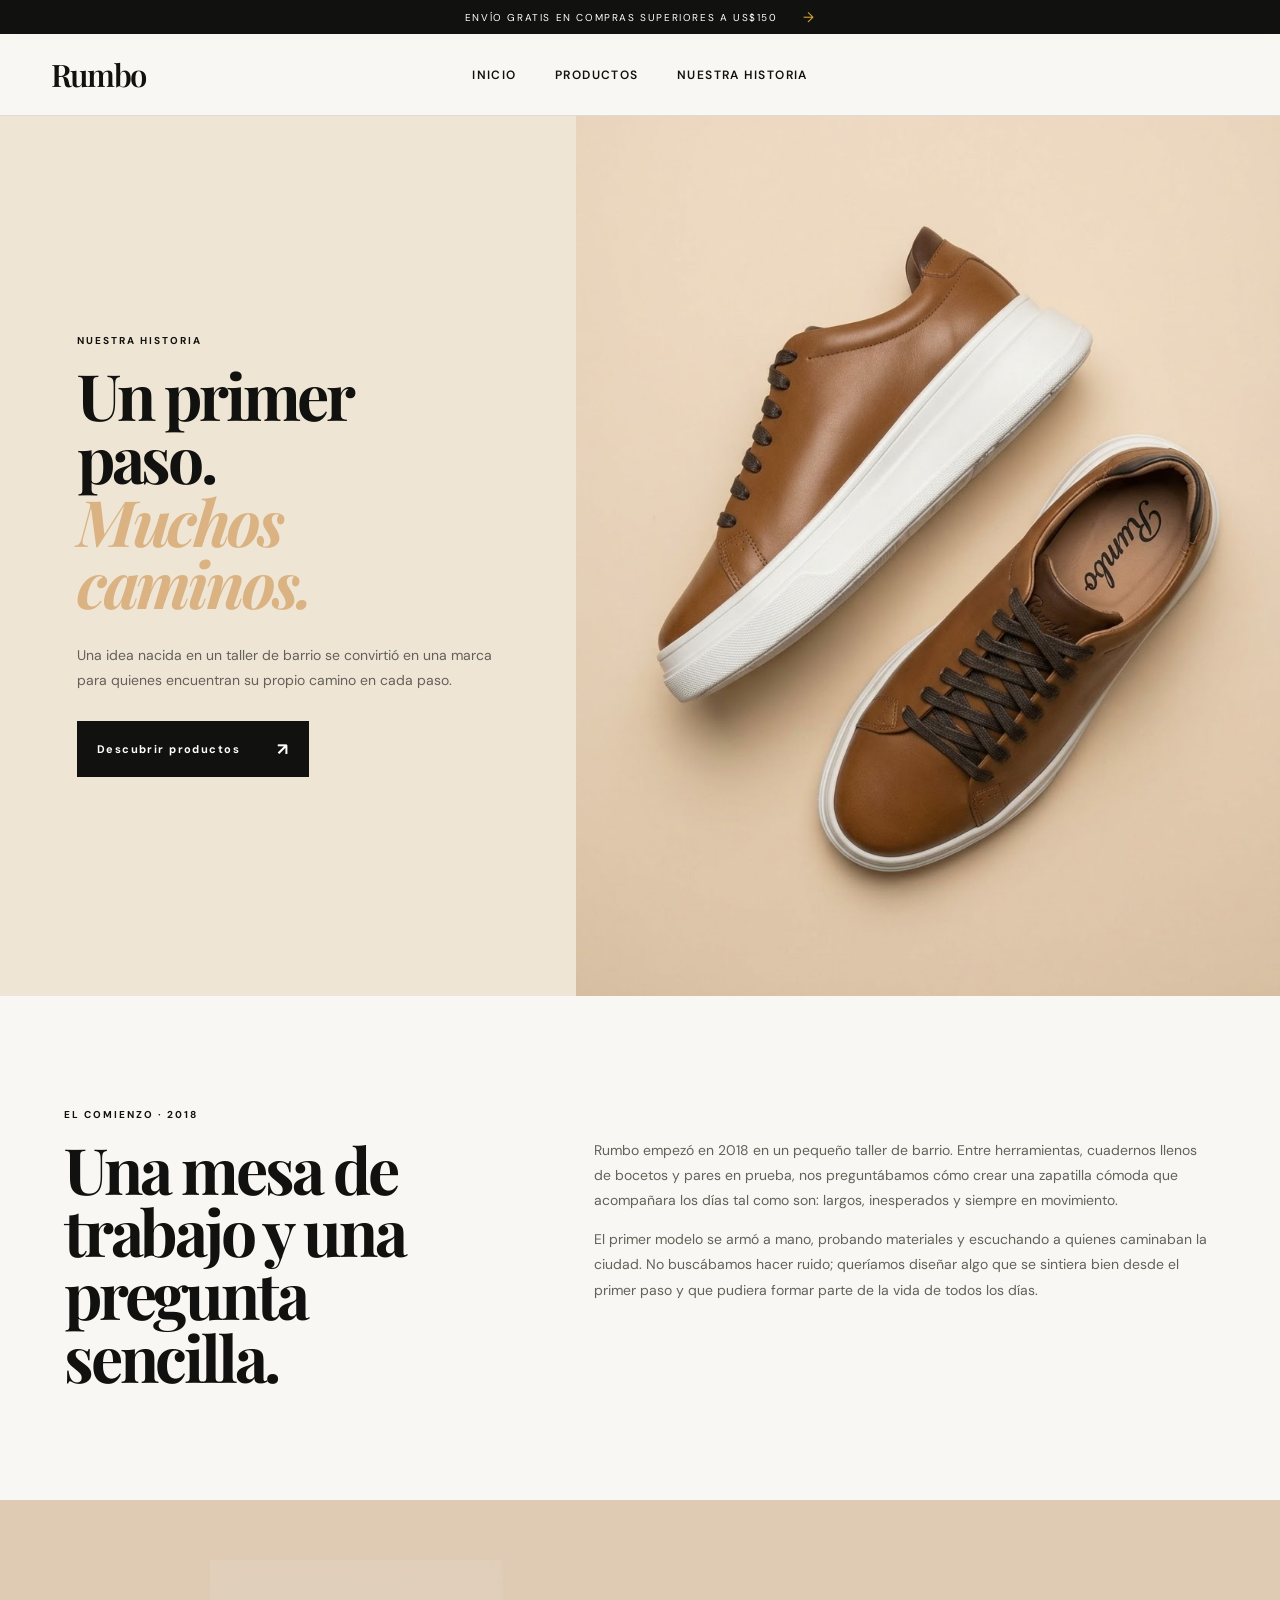
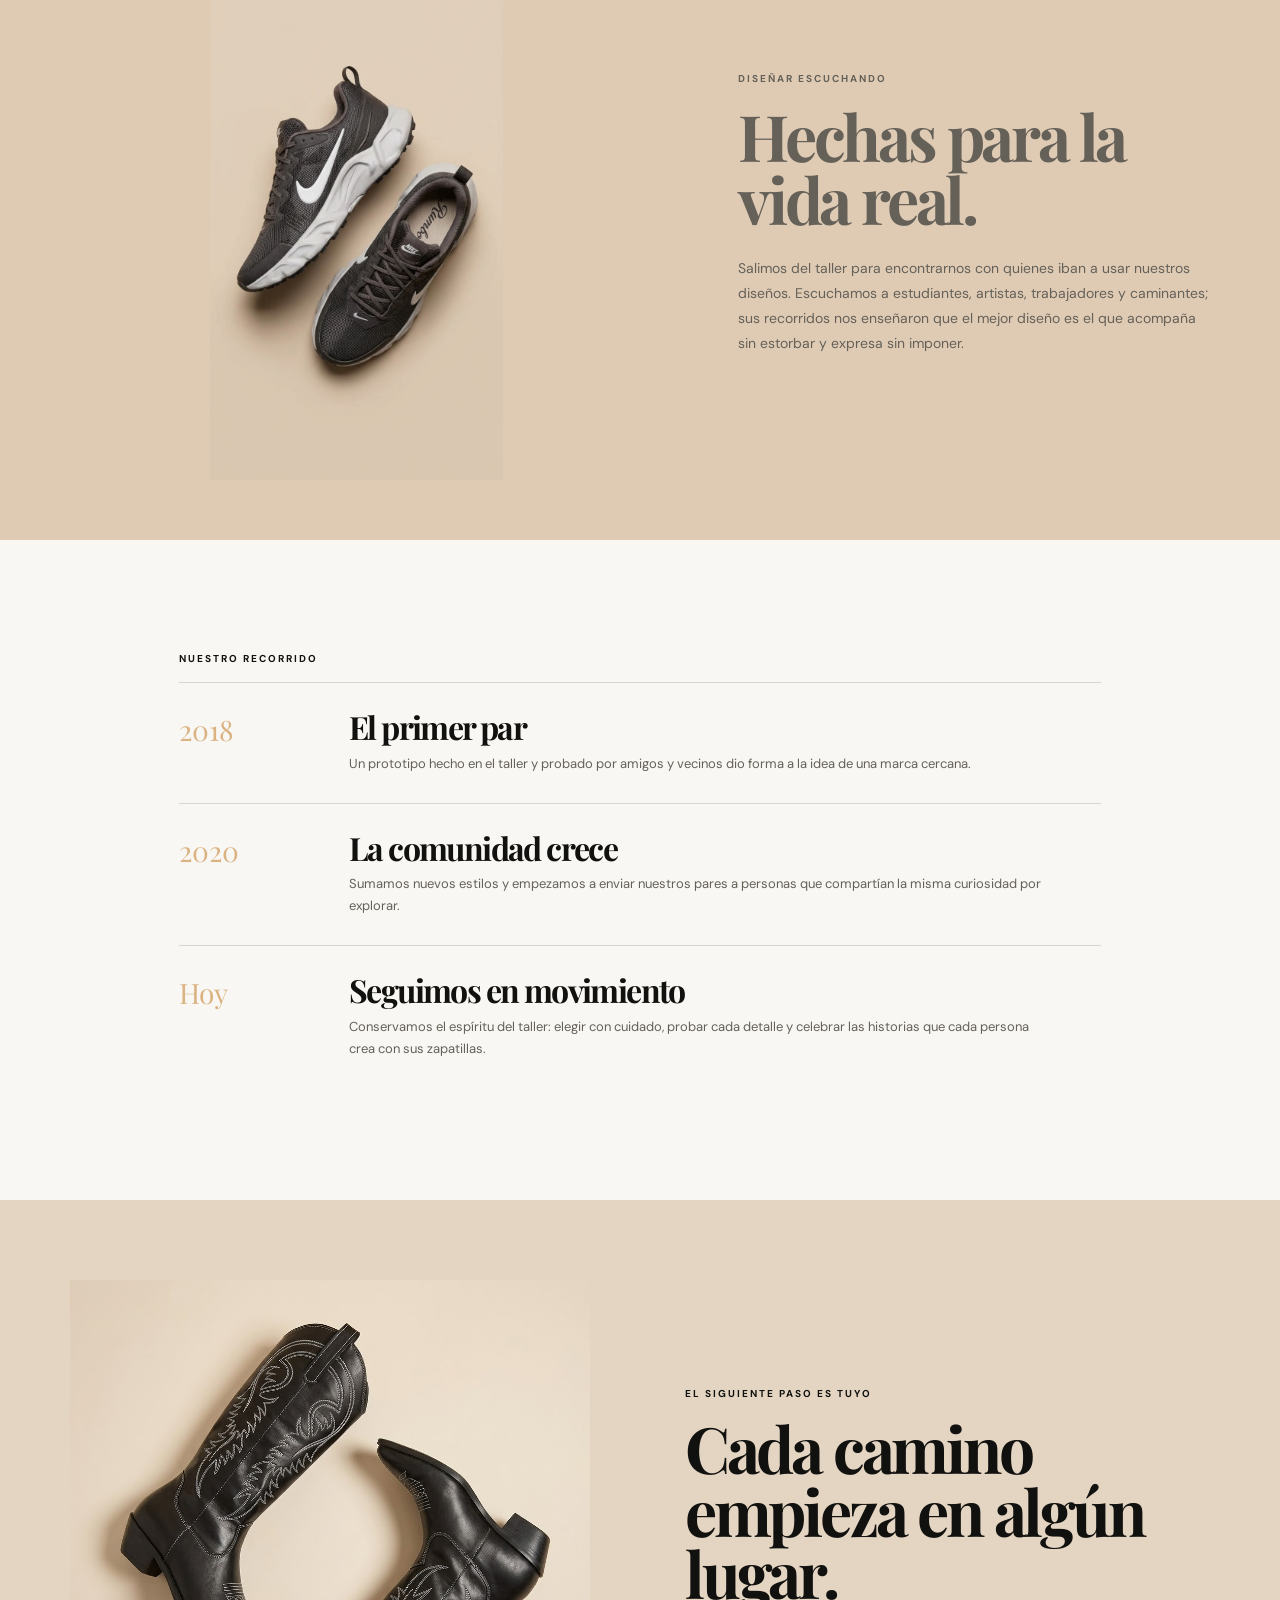
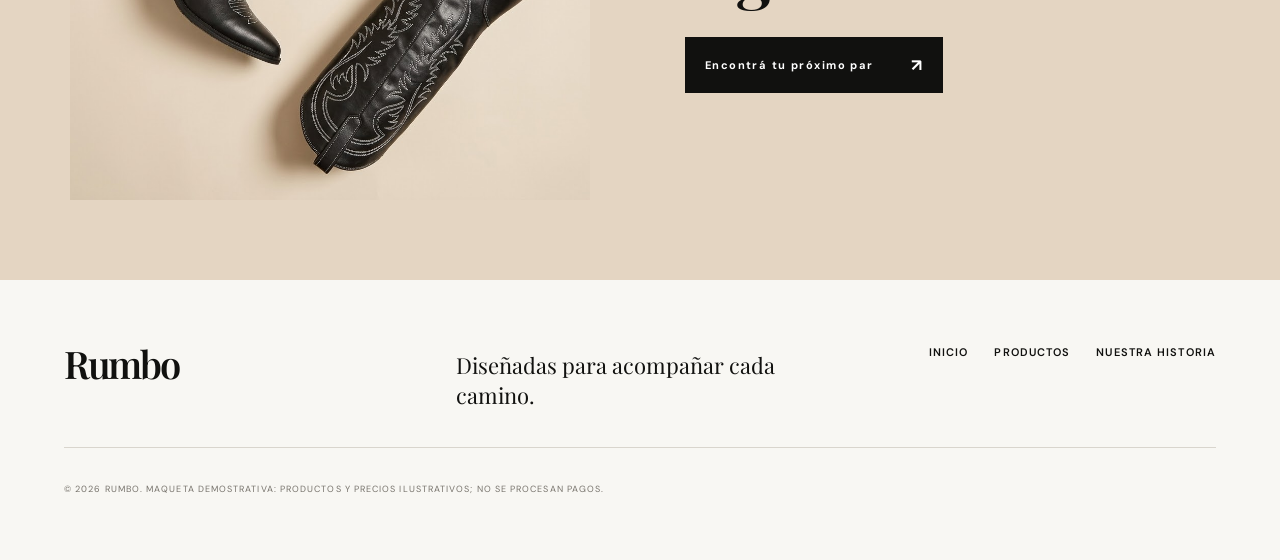
<file: historia.html>
<!DOCTYPE html>
<html lang="es">
 <head>
  <meta charset="utf-8"/>
  <meta content="width=device-width,initial-scale=1.0" name="viewport"/>
  <meta content="Conocé la historia ficticia de Rumbo, una marca de zapatillas nacida en un pequeño taller." name="description"/>
  <title>Nuestra historia — Rumbo</title>
  <link href="https://fonts.googleapis.com" rel="preconnect"/>
  <link crossorigin="" href="https://fonts.gstatic.com" rel="preconnect"/>
  <link href="https://fonts.googleapis.com/css2?family=DM+Sans:wght@400;500;600;700&family=Playfair+Display:ital,wght@0,600;1,600&display=swap" rel="stylesheet"/>
  <link href="styles.css" rel="stylesheet"/>
 </head>
 <body class="story-page">
  <div class="announcement">
   Envío gratis en compras superiores a US$150 <span>→</span>
  </div>
  <header class="site-header">
   <button class="menu-toggle" type="button" aria-label="Abrir menú" aria-expanded="false" aria-controls="mobile-menu"><span></span><span></span></button>
   <a class="logo" href="index.html" aria-label="Rumbo — inicio">Rumbo</a>
   <nav class="desktop-nav" aria-label="Navegación principal">
    <a href="index.html">Inicio</a>
    <a href="productos.html">Productos</a>
    <a href="historia.html" aria-current="page">Nuestra historia</a>
   </nav>
  </header>
  <nav class="mobile-menu" id="mobile-menu" aria-label="Menú móvil">
   <a href="index.html">Inicio</a>
   <a href="productos.html">Productos</a>
   <a href="historia.html" aria-current="page">Nuestra historia</a>
  </nav>
  <main>
   <section class="story-hero">
    <div class="story-hero-copy">
     <p class="eyebrow">Nuestra historia</p>
     <h1>Un primer paso.<br/><em>Muchos caminos.</em></h1>
     <p>Una idea nacida en un taller de barrio se convirtió en una marca para quienes encuentran su propio camino en cada paso.</p>
     <a class="primary-button" href="productos.html">Descubrir productos <span>↗</span></a>
    </div>
    <img src="IMG%20ZAPATILLAS/URBANO1.jpeg" alt="Zapatillas urbanas de la colección Rumbo"/>
   </section>
   <section class="story-intro section">
    <p class="eyebrow">El comienzo · 2018</p>
    <h2>Una mesa de trabajo y una pregunta sencilla.</h2>
    <div>
     <p>Rumbo empezó en 2018 en un pequeño taller de barrio. Entre herramientas, cuadernos llenos de bocetos y pares en prueba, nos preguntábamos cómo crear una zapatilla cómoda que acompañara los días tal como son: largos, inesperados y siempre en movimiento.</p>
     <p>El primer modelo se armó a mano, probando materiales y escuchando a quienes caminaban la ciudad. No buscábamos hacer ruido; queríamos diseñar algo que se sintiera bien desde el primer paso y que pudiera formar parte de la vida de todos los días.</p>
    </div>
   </section>
   <section class="story-image-section">
    <img src="IMG%20ZAPATILLAS/DEPORTIVA4.jpeg" alt="Zapatillas deportivas de la colección Rumbo"/>
    <div>
     <p class="eyebrow">Diseñar escuchando</p>
     <h2>Hechas para la vida real.</h2>
     <p>Salimos del taller para encontrarnos con quienes iban a usar nuestros diseños. Escuchamos a estudiantes, artistas, trabajadores y caminantes; sus recorridos nos enseñaron que el mejor diseño es el que acompaña sin estorbar y expresa sin imponer.</p>
    </div>
   </section>
   <section class="story-milestones section">
    <p class="eyebrow">Nuestro recorrido</p>
    <div class="story-milestone">
     <span>2018</span>
     <div><h2>El primer par</h2><p>Un prototipo hecho en el taller y probado por amigos y vecinos dio forma a la idea de una marca cercana.</p></div>
    </div>
    <div class="story-milestone">
     <span>2020</span>
     <div><h2>La comunidad crece</h2><p>Sumamos nuevos estilos y empezamos a enviar nuestros pares a personas que compartían la misma curiosidad por explorar.</p></div>
    </div>
    <div class="story-milestone">
     <span>Hoy</span>
     <div><h2>Seguimos en movimiento</h2><p>Conservamos el espíritu del taller: elegir con cuidado, probar cada detalle y celebrar las historias que cada persona crea con sus zapatillas.</p></div>
    </div>
   </section>
   <section class="story-closing">
    <img src="IMG%20ZAPATILLAS/BOTAS1.jpeg" alt="Botas de la colección Rumbo listas para el próximo recorrido"/>
    <div>
     <p class="eyebrow">El siguiente paso es tuyo</p>
     <h2>Cada camino empieza en algún lugar.</h2>
     <a class="primary-button" href="productos.html">Encontrá tu próximo par <span>↗</span></a>
    </div>
   </section>
  </main>
  <footer>
   <a class="logo logo--footer" href="index.html">Rumbo</a>
   <p>Diseñadas para acompañar cada camino.</p>
   <div class="footer-links">
    <a href="index.html">Inicio</a>
    <a href="productos.html">Productos</a>
    <a href="historia.html">Nuestra historia</a>
   </div>
   <small>© 2026 Rumbo. Maqueta demostrativa: productos y precios ilustrativos; no se procesan pagos.</small>
  </footer>
  <script src="navigation.js"></script>
 </body>
</html>
</file>
<file: styles.css>
:root {
  --ink: #11110f;
  --cream: #eee5d5;
  --cream-light: #f7f2e9;
  --paper: #f8f7f3;
  --white: #fff;
  --red: #c72a20;
  --gold: #d7a62a;
  --line: #d9d5cd;
  --serif: "Playfair Display", Georgia, serif;
  --sans: "DM Sans", Arial, sans-serif;
  --max-width: 1440px;
}
* {
  box-sizing: border-box;
}
html {
  scroll-behavior: smooth;
}
body {
  margin: 0;
  background: var(--paper);
  color: var(--ink);
  font-family: var(--sans);
  overflow-x: hidden;
}
button,
a {
  color: inherit;
}
button {
  font: inherit;
}
a {
  text-decoration: none;
}
img {
  display: block;
  width: 100%;
}
.announcement {
  min-height: 34px;
  display: flex;
  align-items: center;
  justify-content: center;
  gap: 25px;
  background: var(--ink);
  color: var(--white);
  font-size: 10px;
  letter-spacing: 0.16em;
  text-transform: uppercase;
}
.announcement span {
  color: var(--gold);
  font-size: 14px;
}
.site-header {
  height: 82px;
  padding: 0 clamp(22px, 4vw, 66px);
  display: grid;
  grid-template-columns: 1fr auto 1fr;
  align-items: center;
  border-bottom: 1px solid rgba(17, 17, 15, 0.12);
  background: rgba(248, 247, 243, 0.94);
  backdrop-filter: blur(10px);
  position: sticky;
  top: 0;
  z-index: 30;
}
.logo {
  font-family: var(--serif);
  font-size: 31px;
  font-weight: 600;
  letter-spacing: -0.06em;
  line-height: 1;
}
.logo span {
  color: var(--red);
}
.desktop-nav {
  display: flex;
  gap: 38px;
  font-size: 12px;
  font-weight: 600;
  text-transform: uppercase;
  letter-spacing: 0.12em;
}
.desktop-nav a {
  position: relative;
}
.desktop-nav a::after {
  content: "";
  position: absolute;
  left: 0;
  bottom: -8px;
  width: 0;
  height: 1px;
  background: var(--ink);
  transition: width 0.3s;
}
.desktop-nav a:hover::after {
  width: 100%;
}
.header-actions {
  justify-self: end;
  display: flex;
  gap: 9px;
}
.icon-button,
.menu-toggle {
  width: 42px;
  height: 42px;
  padding: 0;
  border: 0;
  background: transparent;
  cursor: pointer;
  position: relative;
  display: grid;
  place-items: center;
}
.icon-button svg {
  width: 21px;
  fill: none;
  stroke: currentColor;
  stroke-width: 1.5;
}
.cart-count {
  position: absolute;
  top: 2px;
  right: 0;
  min-width: 17px;
  height: 17px;
  padding: 0 4px;
  display: grid;
  place-items: center;
  border-radius: 20px;
  background: var(--red);
  color: #fff;
  font-size: 9px;
  font-weight: 700;
}
.menu-toggle {
  display: none;
}
.menu-toggle span {
  width: 21px;
  height: 1px;
  background: currentColor;
  transition: transform 0.25s;
}
.menu-toggle span + span {
  margin-top: -12px;
}
.mobile-menu {
  display: none;
}
.hero {
  max-width: var(--max-width);
  margin: auto;
  position: relative;
  overflow: hidden;
}
.hero-track {
  position: relative;
  min-height: 690px;
}
.hero-slide {
  position: absolute;
  inset: 0;
  display: grid;
  grid-template-columns: 43% 57%;
  opacity: 0;
  visibility: hidden;
  transform: translateX(30px);
  transition:
    opacity 0.65s ease,
    transform 0.65s ease,
    visibility 0.65s;
}
.hero-slide.is-active {
  opacity: 1;
  visibility: visible;
  transform: translateX(0);
}
.hero-slide--summer {
  background: var(--cream);
}
.hero-slide--image {
  grid-template-columns: 1fr;
  background: #f4f0e7;
}
.hero-slide--image img {
  width: 100%;
  height: 100%;
  object-fit: contain;
}
.hero-copy {
  padding: 92px 0 60px clamp(42px, 6vw, 100px);
  align-self: center;
  position: relative;
  z-index: 3;
}
.eyebrow {
  margin: 0 0 17px;
  font-size: 10px;
  font-weight: 700;
  letter-spacing: 0.2em;
  text-transform: uppercase;
}
.hero-copy h1,
.autumn-copy h2 {
  margin: 0;
  font-family: var(--serif);
  font-size: clamp(62px, 7vw, 112px);
  font-weight: 600;
  line-height: 0.84;
  letter-spacing: -0.055em;
}
.autumn-copy h2 em,
.journal h2 em {
  font-weight: 600;
}
.hero-copy h1 em {
  color: #896341;
}
.hero-description {
  max-width: 390px;
  margin: 32px 0;
  color: #514f49;
  font-size: 14px;
  line-height: 1.7;
}
.primary-button,
.checkout-button {
  display: inline-flex;
  align-items: center;
  justify-content: space-between;
  gap: 37px;
  min-width: 190px;
  padding: 17px 20px;
  border: 0;
  background: var(--ink);
  color: #fff;
  font-size: 11px;
  font-weight: 700;
  letter-spacing: 0.13em;
  cursor: pointer;
  transition:
    background 0.25s,
    transform 0.25s;
}
.primary-button:hover,
.checkout-button:hover {
  background: var(--red);
  transform: translateY(-2px);
}
.primary-button span {
  font-size: 17px;
}
.summer-art {
  position: relative;
  min-height: 690px;
  overflow: hidden;
}
.summer-art img {
  position: absolute;
  z-index: 2;
  width: min(74%, 520px);
  max-height: 84%;
  height: auto;
  right: 6%;
  top: 50%;
  object-fit: contain;
  filter: drop-shadow(0 28px 30px rgba(65, 39, 8, 0.24));
  transform: translateY(-50%);
  mix-blend-mode: multiply;
}
.hero-slide--autumn {
  grid-template-columns: 35% 65%;
  --autumn-background: #ebdecd;
  background: var(--autumn-background);
}
.autumn-copy {
  padding: 100px 0 70px clamp(42px, 6vw, 100px);
  align-self: center;
}
.autumn-copy h2 {
  font-size: clamp(55px, 6vw, 90px);
}
.autumn-copy h2 em {
  color: var(--red);
}
.text-link {
  display: inline-flex;
  gap: 25px;
  margin-top: 35px;
  font-size: 11px;
  font-weight: 700;
  letter-spacing: 0.12em;
  text-transform: uppercase;
  border-bottom: 1px solid currentColor;
  padding-bottom: 7px;
}
.autumn-grid {
  display: grid;
  min-height: 0;
  height: 100%;
  grid-template-columns: minmax(0, 1.7fr) minmax(0, 1fr);
  grid-template-rows: repeat(2, minmax(0, 1fr));
  gap: 12px;
  padding: 24px 24px 24px 0;
}
.autumn-card {
  position: relative;
  min-width: 0;
  min-height: 0;
  overflow: hidden;
  background: var(--autumn-background);
}
.autumn-card img {
  width: 100%;
  height: 100%;
  object-fit: contain;
}
.autumn-card--large {
  grid-row: 1/3;
}
.autumn-card--offset {
  margin-top: 30px;
}
.collection-button {
  position: absolute;
  z-index: 3;
  left: clamp(42px, 6vw, 100px);
  bottom: 23px;
  display: flex;
  align-items: center;
  gap: 25px;
  padding: 14px 18px;
  background: var(--ink);
  color: #fff;
  font-size: 10px;
  font-weight: 700;
  letter-spacing: 0.1em;
  text-transform: uppercase;
}
.hero-controls {
  position: absolute;
  z-index: 10;
  left: 50%;
  bottom: 25px;
  transform: translateX(-50%);
  display: flex;
  align-items: center;
  gap: 20px;
}
.hero-arrow {
  width: 38px;
  height: 38px;
  border: 1px solid rgba(17, 17, 15, 0.3);
  border-radius: 50%;
  background: rgba(255, 255, 255, 0.5);
  cursor: pointer;
  transition: background 0.2s;
}
.hero-arrow:hover {
  background: #fff;
}
.hero-dots {
  display: flex;
  gap: 8px;
}
.hero-dot {
  width: 25px;
  height: 2px;
  padding: 0;
  border: 0;
  background: rgba(17, 17, 15, 0.2);
  cursor: pointer;
  transition:
    width 0.3s,
    background 0.3s;
}
.hero-dot.is-active {
  width: 44px;
  background: var(--ink);
}
.section {
  max-width: var(--max-width);
  margin: 0 auto;
  padding: 112px clamp(22px, 5vw, 80px);
}
.section-heading {
  display: flex;
  align-items: flex-end;
  justify-content: space-between;
  margin-bottom: 48px;
}
.section-heading h2 {
  margin: 0;
  font-family: var(--serif);
  font-size: clamp(42px, 5vw, 72px);
  font-weight: 600;
  letter-spacing: -0.04em;
  line-height: 1;
}
.round-arrow {
  width: 53px;
  height: 53px;
  display: grid;
  place-items: center;
  border: 1px solid var(--ink);
  border-radius: 50%;
  background: transparent;
  font-size: 20px;
  cursor: pointer;
  text-decoration: none;
  transition: all 0.25s;
}
.round-arrow:hover {
  background: var(--ink);
  color: #fff;
  transform: none;
}
.category-carousel {
  display: grid;
  grid-auto-columns: calc((100% - 45px) / 4);
  grid-auto-flow: column;
  gap: 15px;
  overflow-x: auto;
  scroll-behavior: smooth;
  scroll-snap-type: x mandatory;
  scrollbar-width: none;
}
.category-carousel::-webkit-scrollbar {
  display: none;
}
.category-card {
  position: relative;
  height: 390px;
  scroll-snap-align: start;
  overflow: hidden;
  background: #ddd7ce;
  color: inherit;
  text-decoration: none;
}
.category-card:focus-visible {
  outline: 3px solid var(--red);
  outline-offset: 3px;
}
.category-image {
  position: absolute;
  inset: 0;
}
.category-image::after {
  content: "";
  position: absolute;
  inset: 0;
  background: linear-gradient(180deg, transparent 50%, rgba(0, 0, 0, 0.65));
}
.category-image img {
  height: 100%;
  object-fit: cover;
  transition: transform 0.7s;
}
.category-card:hover .category-image img {
  transform: scale(1.08);
}
.category-name {
  position: absolute;
  z-index: 2;
  left: 23px;
  right: 23px;
  bottom: 22px;
  display: flex;
  align-items: flex-end;
  justify-content: center;
  color: #fff;
}
.category-name h3 {
  margin: 0;
  font-family: var(--serif);
  font-size: 23px;
  letter-spacing: -0.02em;
  text-align: center;
}
.featured-products {
  padding-top: 110px;
  padding-bottom: 120px;
  background: var(--cream-light);
}
.featured-heading {
  align-items: flex-end;
}
.featured-grid {
  display: grid;
  grid-template-columns: repeat(3, minmax(0, 1fr));
  gap: 18px;
}
.featured-grid .product-card {
  min-width: 0;
}
.featured-grid .product-image {
  height: 430px;
}
.featured-grid .quick-add {
  opacity: 1;
  transform: none;
}
.featured-grid .product-info {
  padding-top: 17px;
}
.featured-grid .product-info h3 {
  font-size: 13px;
}
.featured-grid .product-info strong {
  font-size: 13px;
}
.products {
  padding-top: 92px;
  padding-bottom: 110px;
}
.catalog {
  padding-top: 82px;
  padding-bottom: 110px;
}
.catalog-heading {
  align-items: flex-end;
}
.catalog-heading h1 {
  margin: 0;
  font-family: var(--serif);
  font-size: clamp(42px, 5vw, 72px);
  font-weight: 600;
  letter-spacing: -0.04em;
  line-height: 1;
}
.catalog-heading > p {
  margin: 0 0 5px;
  color: #77736c;
  font-size: 11px;
}
.catalog-layout {
  display: grid;
  grid-template-columns: 220px minmax(0, 1fr);
  align-items: start;
  gap: 34px;
}
.catalog-filters {
  position: sticky;
  top: 105px;
  display: grid;
  gap: 12px;
  padding: 20px;
  border: 1px solid var(--line);
  background: var(--cream-light);
}
.catalog-filter-heading {
  display: flex;
  align-items: center;
  justify-content: space-between;
  margin-bottom: 8px;
}
.catalog-filter-heading h2 {
  margin: 0;
  font-family: var(--serif);
  font-size: 22px;
}
.filter-reset {
  padding: 0;
  border: 0;
  border-bottom: 1px solid currentColor;
  background: transparent;
  font-size: 10px;
  cursor: pointer;
}
.catalog-filters > label,
.price-filter-fields label {
  color: #656159;
  font-size: 9px;
  font-weight: 700;
  letter-spacing: 0.12em;
  text-transform: uppercase;
}
.catalog-filters select,
.catalog-filters > input,
.price-filter-fields input {
  width: 100%;
  min-height: 40px;
  padding: 0 10px;
  border: 1px solid var(--line);
  border-radius: 0;
  background: #fff;
  color: var(--ink);
  font: inherit;
  font-size: 11px;
}
.catalog-filters fieldset {
  margin: 8px 0 0;
  padding: 0;
  border: 0;
}
.catalog-filters legend {
  margin-bottom: 12px;
  color: #656159;
  font-size: 9px;
  font-weight: 700;
  letter-spacing: 0.12em;
  text-transform: uppercase;
}
.price-filter-fields {
  display: grid;
  grid-template-columns: 1fr 1fr;
  gap: 8px;
}
.catalog-grid {
  grid-template-columns: repeat(3, minmax(0, 1fr));
  gap: 28px 16px;
}
.catalog-grid .product-image {
  height: 300px;
}
.catalog-grid .quick-add {
  opacity: 1;
  transform: none;
}
.catalog-empty {
  padding: 50px 20px;
  color: #77736c;
  text-align: center;
}
.catalog-empty[hidden] {
  display: none;
}
.section-heading--products {
  align-items: center;
}
.view-all {
  display: flex;
  align-items: center;
  gap: 12px;
  padding-bottom: 5px;
  border-bottom: 1px solid var(--ink);
  font-size: 11px;
  font-weight: 700;
  letter-spacing: 0.12em;
  text-transform: uppercase;
}
.product-grid {
  display: grid;
  grid-template-columns: repeat(3, 1fr);
  gap: 16px;
}
.product-card {
  min-width: 0;
}
.product-image {
  position: relative;
  height: 390px;
  overflow: hidden;
  background: #eeece7;
}
.product-image img {
  height: 100%;
  object-fit: cover;
  transition:
    transform 0.55s,
    filter 0.55s;
}
.product-card:hover .product-image img {
  transform: scale(1.035);
  filter: saturate(0.9);
}
.product-tag,
.discount {
  position: absolute;
  z-index: 2;
  top: 16px;
  left: 16px;
  padding: 7px 10px;
  background: var(--ink);
  color: #fff;
  font-size: 9px;
  font-weight: 700;
  letter-spacing: 0.1em;
  text-transform: uppercase;
}
.discount {
  background: var(--red);
}
.quick-add {
  position: absolute;
  z-index: 3;
  left: 14px;
  right: 14px;
  bottom: 14px;
  display: flex;
  justify-content: space-between;
  padding: 15px 17px;
  border: 0;
  background: rgba(255, 255, 255, 0.94);
  font-size: 10px;
  font-weight: 700;
  letter-spacing: 0.1em;
  text-transform: uppercase;
  cursor: pointer;
  opacity: 0;
  transform: translateY(12px);
  transition:
    opacity 0.3s,
    transform 0.3s,
    background 0.2s;
}
.product-card:hover .quick-add,
.quick-add:focus-visible {
  opacity: 1;
  transform: translateY(0);
}
.quick-add:hover {
  background: var(--ink);
  color: #fff;
}
.product-info {
  display: flex;
  justify-content: space-between;
  gap: 18px;
  padding-top: 18px;
}
.product-info h3 {
  margin: 0 0 7px;
  max-width: 360px;
  font-family: var(--serif);
  font-size: 17px;
  font-weight: 600;
  line-height: 1.25;
}
.product-info p {
  margin: 0;
  color: #77736c;
  font-size: 10px;
  letter-spacing: 0.08em;
  text-transform: uppercase;
}
.product-info > strong {
  white-space: nowrap;
  font-size: 14px;
}
.price {
  display: flex;
  align-items: center;
  gap: 9px;
  white-space: nowrap;
}
.price strong {
  font-size: 14px;
}
.price del {
  color: #9b9791;
  font-size: 12px;
}
.sale {
  background: #e9e4dc;
}
.sale .product-image {
  background: #f2f0eb;
}
.journal {
  min-height: 630px;
  display: flex;
  flex-direction: column;
  align-items: center;
  justify-content: center;
  text-align: center;
  background: #896341;
  color: #fff;
}
.journal .eyebrow {
  opacity: 0.7;
}
.journal h2 {
  margin: 0 0 38px;
  font-family: var(--serif);
  font-size: clamp(70px, 10vw, 150px);
  line-height: 0.78;
  letter-spacing: -0.06em;
}
.journal h2 em {
  color: #dbb383;
}
.journal a {
  display: inline-flex;
  gap: 20px;
  padding: 14px 20px;
  border: 1px solid rgba(255, 255, 255, 0.55);
  font-size: 10px;
  letter-spacing: 0.15em;
  text-transform: uppercase;
  transition:
    background 0.25s,
    color 0.25s;
}
.journal a:hover {
  background: #fff;
  color: var(--red);
}
.story-hero {
  max-width: var(--max-width);
  min-height: 620px;
  margin: 0 auto;
  display: grid;
  grid-template-columns: 0.9fr 1.1fr;
  background: var(--cream);
}
.story-hero-copy {
  align-self: center;
  padding: 70px clamp(30px, 6vw, 90px);
}
.story-hero h1,
.story-intro h2,
.story-image-section h2,
.story-milestone h2,
.story-closing h2 {
  margin: 0;
  font-family: var(--serif);
  font-size: clamp(42px, 5vw, 72px);
  line-height: 0.98;
  letter-spacing: -0.05em;
}
.story-hero h1 em {
  color: #dbb383;
}
.story-hero-copy > p:not(.eyebrow) {
  max-width: 420px;
  margin: 28px 0;
  color: #656159;
  font-size: 14px;
  line-height: 1.8;
}
.story-hero > img {
  width: 100%;
  height: 100%;
  min-height: 620px;
  background: #e5d1b9;
  object-fit: contain;
}
.story-intro {
  display: grid;
  grid-template-columns: 0.8fr 1.2fr;
  column-gap: 10%;
  align-items: start;
}
.story-intro > .eyebrow {
  grid-column: 1 / -1;
}
.story-intro h2 {
  max-width: 520px;
}
.story-intro > div,
.story-image-section > div {
  color: #656159;
  font-size: 14px;
  line-height: 1.8;
}
.story-intro > div p:first-child {
  margin-top: 0;
}
.story-image-section {
  min-height: 520px;
  display: grid;
  grid-template-columns: 1.1fr 0.9fr;
  align-items: center;
  gap: clamp(35px, 7vw, 100px);
  padding: 60px max(5vw, calc((100vw - 1280px) / 2));
  background: #dfcbb4;
}
.story-image-section img {
  width: auto;
  max-width: 100%;
  height: 520px;
  justify-self: center;
  background: transparent;
  object-fit: contain;
}
.story-image-section h2 {
  max-width: 470px;
  margin-bottom: 25px;
}
.story-milestones {
  max-width: 1050px;
}
.story-milestone {
  display: grid;
  grid-template-columns: 140px 1fr;
  gap: 30px;
  padding: 28px 0;
  border-top: 1px solid var(--line);
}
.story-milestone > span {
  color: #dbb383;
  font-family: var(--serif);
  font-size: 28px;
}
.story-milestone h2 {
  font-size: 32px;
}
.story-milestone p {
  max-width: 700px;
  margin: 10px 0 0;
  color: #656159;
  font-size: 13px;
  line-height: 1.7;
}
.story-closing {
  display: grid;
  grid-template-columns: 1fr 1fr;
  align-items: center;
  gap: clamp(35px, 7vw, 100px);
  padding: 80px max(5vw, calc((100vw - 1280px) / 2));
  background: #e4d5c2;
  color: var(--ink);
}
.story-closing img {
  height: 520px;
  background: transparent;
  object-fit: contain;
}
.story-closing h2 {
  max-width: 500px;
  margin-bottom: 32px;
}
.story-closing .primary-button {
  background: var(--ink);
}
footer {
  max-width: var(--max-width);
  min-height: 280px;
  margin: auto;
  padding: 65px clamp(22px, 5vw, 80px);
  display: grid;
  grid-template-columns: 1fr 1fr 1fr;
  grid-template-rows: auto auto;
  align-items: start;
  gap: 25px;
}
.logo--footer {
  font-size: 38px;
}
footer > p {
  margin: 5px 0 0;
  font-family: var(--serif);
  font-size: 22px;
}
.footer-links {
  display: flex;
  justify-content: flex-end;
  gap: 26px;
  font-size: 11px;
  font-weight: 600;
  letter-spacing: 0.1em;
  text-transform: uppercase;
}
footer small {
  grid-column: 1/-1;
  align-self: end;
  padding-top: 35px;
  border-top: 1px solid var(--line);
  color: #77736c;
  font-size: 9px;
  letter-spacing: 0.12em;
  text-transform: uppercase;
}
.drawer-overlay {
  position: fixed;
  z-index: 80;
  inset: 0;
  background: rgba(0, 0, 0, 0.45);
  opacity: 0;
  visibility: hidden;
  transition:
    opacity 0.35s,
    visibility 0.35s;
}
.drawer-overlay.is-visible {
  opacity: 1;
  visibility: visible;
}
.cart-drawer {
  position: fixed;
  z-index: 90;
  top: 0;
  right: 0;
  width: min(480px, 100%);
  height: 100vh;
  padding: 35px;
  display: flex;
  flex-direction: column;
  background: var(--paper);
  transform: translateX(102%);
  transition: transform 0.45s cubic-bezier(0.77, 0, 0.18, 1);
}
.cart-drawer.is-open {
  transform: translateX(0);
}
.cart-header {
  display: flex;
  align-items: flex-start;
  justify-content: space-between;
  padding-bottom: 28px;
  border-bottom: 1px solid var(--line);
}
.cart-header h2 {
  margin: 0;
  font-family: var(--serif);
  font-size: 34px;
}
.close-cart {
  width: 38px;
  height: 38px;
  border: 1px solid var(--line);
  border-radius: 50%;
  background: transparent;
  font-size: 23px;
  cursor: pointer;
}
.cart-items {
  flex: 1;
  overflow-y: auto;
  padding: 8px 0;
}
.cart-item {
  display: grid;
  grid-template-columns: 90px 1fr auto;
  gap: 15px;
  padding: 18px 0;
  border-bottom: 1px solid var(--line);
}
.cart-item img {
  height: 95px;
  object-fit: cover;
  background: #ebece7;
}
.cart-item-info {
  min-width: 0;
}
.cart-item-info h3 {
  margin: 6px 0 8px;
  font-family: var(--serif);
  font-size: 15px;
  line-height: 1.2;
}
.cart-item-info p {
  margin: 0 0 13px;
  color: #77736c;
  font-size: 11px;
}
.quantity {
  display: inline-flex;
  align-items: center;
  border: 1px solid var(--line);
}
.quantity button {
  width: 27px;
  height: 25px;
  border: 0;
  background: transparent;
  cursor: pointer;
}
.quantity span {
  min-width: 22px;
  text-align: center;
  font-size: 11px;
}
.cart-item-price {
  display: flex;
  flex-direction: column;
  align-items: flex-end;
  justify-content: space-between;
  padding-top: 6px;
  font-size: 13px;
}
.remove-item {
  padding: 0;
  border: 0;
  background: transparent;
  color: #77736c;
  font-size: 9px;
  text-decoration: underline;
  cursor: pointer;
}
.cart-empty {
  flex: 1;
  display: none;
  align-items: center;
  justify-content: center;
  flex-direction: column;
  text-align: center;
}
.cart-empty.is-visible {
  display: flex;
}
.empty-icon {
  width: 70px;
  height: 70px;
  margin-bottom: 25px;
  display: grid;
  place-items: center;
  border: 1px solid var(--line);
  border-radius: 50%;
  font-size: 25px;
}
.cart-empty h3 {
  margin: 0 0 8px;
  font-family: var(--serif);
  font-size: 25px;
}
.cart-empty p {
  margin: 0 0 25px;
  color: #77736c;
  font-size: 12px;
}
.cart-footer {
  padding-top: 24px;
  border-top: 1px solid var(--line);
}
.cart-total {
  display: flex;
  justify-content: space-between;
  margin-bottom: 18px;
  font-size: 14px;
}
.cart-total strong {
  font-family: var(--serif);
  font-size: 24px;
}
.checkout-button {
  width: 100%;
}
.cart-footer > p {
  margin: 12px 0 0;
  text-align: center;
  color: #77736c;
  font-size: 9px;
}
.toast {
  position: fixed;
  z-index: 100;
  left: 50%;
  bottom: 25px;
  width: max-content;
  max-width: calc(100vw - 32px);
  padding: 13px 20px;
  background: var(--ink);
  color: #fff;
  font-size: 11px;
  letter-spacing: 0.05em;
  line-height: 1.5;
  text-align: center;
  opacity: 0;
  transform: translate(-50%, 20px);
  pointer-events: none;
  transition: all 0.3s;
}
.toast.is-visible {
  opacity: 1;
  transform: translate(-50%, 0);
}
.floating-cart {
  position: fixed;
  right: 26px;
  bottom: 24px;
  z-index: 120;
  display: flex;
  flex-direction: column;
  align-items: flex-end;
  gap: 12px;
  opacity: 0;
  visibility: hidden;
  transform: translateY(16px);
  transition:
    opacity 0.3s ease,
    visibility 0.3s ease,
    transform 0.3s ease;
}
.floating-cart.has-items {
  opacity: 1;
  visibility: visible;
  transform: translateY(0);
}
.floating-cart-button {
  width: 64px;
  height: 64px;
  border: 0;
  border-radius: 50%;
  background: var(--ink);
  color: #fff;
  display: grid;
  place-items: center;
  position: relative;
  cursor: pointer;
  box-shadow: 0 20px 35px rgba(17, 17, 15, 0.2);
}
.floating-cart-button svg {
  width: 22px;
  height: 22px;
  fill: none;
  stroke: currentColor;
  stroke-width: 1.5;
}
.floating-cart-count {
  position: absolute;
  top: -4px;
  right: -2px;
  min-width: 22px;
  height: 22px;
  display: grid;
  place-items: center;
  padding: 0 6px;
  border-radius: 50%;
  background: var(--red);
  color: #fff;
  font-size: 10px;
  font-weight: 700;
}
.product-modal-overlay {
  position: fixed;
  z-index: 95;
  inset: 0;
  background: rgba(17, 17, 15, 0.46);
  opacity: 0;
  visibility: hidden;
  transition:
    opacity 0.3s ease,
    visibility 0.3s ease;
}
.product-modal-overlay.is-visible {
  opacity: 1;
  visibility: visible;
}
.product-modal {
  position: fixed;
  z-index: 100;
  top: 50%;
  right: 0;
  width: min(560px, 100%);
  height: 100vh;
  background: #fff;
  transform: translate(102%, -50%);
  transition: transform 0.35s ease;
  box-shadow: -20px 0 40px rgba(17, 17, 15, 0.12);
  display: grid;
  grid-template-columns: 1fr;
}
.product-modal.is-open {
  transform: translate(0, -50%);
}
.product-modal-close {
  position: absolute;
  top: 24px;
  right: 24px;
  width: 38px;
  height: 38px;
  border: 1px solid var(--line);
  border-radius: 50%;
  background: #fff;
  font-size: 24px;
  cursor: pointer;
}
.product-modal-media {
  height: 280px;
  padding: 26px 26px 0;
  background: #f2efe9;
}
.product-modal-media img {
  width: 100%;
  height: 100%;
  object-fit: cover;
}
.product-modal-content {
  padding: 28px 26px 30px;
  overflow-y: auto;
}
.product-modal-content h3 {
  margin: 0;
  font-family: var(--serif);
  font-size: clamp(30px, 3vw, 38px);
  line-height: 1;
  letter-spacing: -0.05em;
}
.product-modal-price {
  margin: 18px 0 26px;
  font-size: 24px;
  font-weight: 700;
}
.product-modal-description {
  margin: -10px 0 26px;
  color: #66615d;
  font-size: 13px;
  line-height: 1.7;
}
.option-group + .option-group {
  margin-top: 24px;
}
.option-group h4 {
  margin: 0 0 14px;
  font-size: 10px;
  letter-spacing: 0.16em;
  text-transform: uppercase;
  color: #66615d;
}
.color-options,
.size-options {
  display: flex;
  flex-wrap: wrap;
  gap: 10px;
}
.color-option,
.size-option {
  border: 1px solid var(--line);
  background: #fff;
  cursor: pointer;
  transition:
    border-color 0.2s,
    transform 0.2s,
    background 0.2s;
}
.color-option {
  display: inline-flex;
  align-items: center;
  gap: 10px;
  padding: 8px 12px;
  font-size: 11px;
  text-transform: capitalize;
}
.color-option .color-swatch {
  width: 16px;
  height: 16px;
  border-radius: 50%;
  background: var(--swatch-color);
  border: 1px solid rgba(17, 17, 15, 0.12);
}
.color-option.is-selected,
.size-option.is-selected {
  border-color: var(--ink);
  background: #11110f;
  color: #fff;
}
.size-option {
  min-width: 52px;
  height: 38px;
  padding: 0 12px;
  font-size: 11px;
  font-weight: 600;
  letter-spacing: 0.08em;
}
.add-to-cart-button {
  width: 100%;
  margin-top: 30px;
  padding: 18px 20px;
  border: 0;
  background: var(--ink);
  color: #fff;
  font-size: 11px;
  font-weight: 700;
  letter-spacing: 0.12em;
  text-transform: uppercase;
  cursor: pointer;
  transition: background 0.2s ease;
}
.add-to-cart-button:hover:not(:disabled) {
  background: var(--red);
}
.add-to-cart-button:disabled {
  cursor: not-allowed;
  opacity: 0.5;
}
@media (max-width: 1050px) {
  .desktop-nav {
    gap: 22px;
  }
  .hero-track,
  .summer-art {
    min-height: 600px;
  }
  .hero-copy h1 {
    font-size: 72px;
  }
  .hero-slide--autumn {
    grid-template-columns: 41% 59%;
  }
  .autumn-copy {
    padding-left: 40px;
  }
  .category-card {
    height: 330px;
  }
  .product-image {
    height: 330px;
  }
}
@media (max-width: 1100px) {
  .featured-grid {
    grid-template-columns: repeat(2, minmax(0, 1fr));
    gap: 24px;
  }
  .featured-grid .product-image {
    height: 500px;
  }
  .catalog-layout {
    grid-template-columns: 190px minmax(0, 1fr);
    gap: 22px;
  }
  .catalog-grid {
    grid-template-columns: repeat(2, minmax(0, 1fr));
  }
}
@media (max-width: 780px) {
  .announcement {
    min-height: 36px;
    padding: 8px 18px;
    text-align: center;
    font-size: 8px;
    line-height: 1.4;
  }
  .site-header {
    height: 70px;
    grid-template-columns: 1fr auto 1fr;
    padding: 0 18px;
  }
  .menu-toggle {
    display: grid;
    justify-self: start;
  }
  .menu-toggle.is-open span:first-child {
    transform: translateY(6px) rotate(45deg);
  }
  .menu-toggle.is-open span:last-child {
    transform: translateY(-6px) rotate(-45deg);
  }
  .desktop-nav {
    display: none;
  }
  .mobile-menu {
    position: fixed;
    z-index: 29;
    top: var(--mobile-menu-top, 36px);
    left: 0;
    bottom: 0;
    width: min(84vw, 340px);
    padding: 74px 25px 32px;
    display: flex;
    flex-direction: column;
    background: var(--paper);
    border-right: 1px solid var(--line);
    box-shadow: 15px 0 40px rgba(17, 17, 15, 0.12);
    transform: translateX(-105%);
    visibility: hidden;
    transition:
      transform 0.4s,
      visibility 0.4s;
  }
  .mobile-menu.is-open {
    transform: translateX(0);
    visibility: visible;
  }
  .mobile-menu a {
    display: flex;
    justify-content: space-between;
    padding: 20px 0;
    border-bottom: 1px solid var(--line);
    font-family: var(--serif);
    font-size: 30px;
  }
  .logo {
    font-size: 27px;
  }
  .search-button {
    display: none;
  }
  .hero-track {
    height: clamp(280px, 75vw, 360px);
    min-height: 0;
  }
  .hero-slide {
    grid-template-columns: 1fr;
    grid-template-rows: 48% 52%;
  }
  .hero-slide--summer {
    grid-template-rows: 1fr;
    background: var(--cream);
  }
  .summer-art {
    display: none;
  }
  .hero-slide--image {
    grid-template-rows: 1fr;
  }
  .hero-slide--image img {
    height: calc(100% - 52px);
    align-self: start;
  }
  .hero-copy {
    padding: 55px 24px 0;
    align-self: start;
  }
  .hero-copy h1 {
    font-size: clamp(58px, 17vw, 88px);
  }
  .hero-description {
    margin: 23px 0;
    font-size: 12px;
  }
  .hero-copy .primary-button {
    display: none;
  }
  .summer-art {
    min-height: 430px;
  }
  .summer-art img {
    width: min(92%, 390px);
    max-height: 90%;
    right: 4%;
    top: 50%;
    transform: translateY(-50%);
  }
  .hero-slide--autumn {
    grid-template-columns: 1fr;
    grid-template-rows: 42% 58%;
  }
  .autumn-copy {
    padding: 50px 24px 0;
    align-self: start;
  }
  .autumn-copy h2 {
    font-size: 52px;
  }
  .autumn-grid {
    grid-template-columns: 1.5fr 1fr;
    padding: 0 12px 100px;
  }
  .autumn-card--offset {
    margin-top: 15px;
  }
  .collection-button {
    left: 24px;
    bottom: 14px;
  }
  .hero-controls {
    right: 12px;
    left: auto;
    bottom: 20px;
    transform: none;
    gap: 8px;
  }
  .hero-controls .hero-arrow {
    width: 30px;
    height: 30px;
  }
  .hero-controls .hero-dots {
    gap: 5px;
  }
  .hero-controls .hero-dot {
    width: 16px;
  }
  .hero-controls .hero-dot.is-active {
    width: 30px;
  }
  .section {
    padding: 80px 20px;
  }
  .section-heading h2 {
    font-size: 42px;
  }
  .categories .section-heading {
    align-items: flex-start;
    flex-direction: column;
    gap: 18px;
  }
  .category-carousel {
    gap: 12px;
    grid-auto-columns: calc((100% - 36px) / 4);
  }
  .category-card {
    height: 190px;
  }
  .featured-products {
    padding-top: 80px;
    padding-bottom: 85px;
  }
  .catalog {
    padding-top: 60px;
  }
  .catalog-layout {
    grid-template-columns: 1fr;
    gap: 28px;
  }
  .catalog-filters {
    position: static;
    grid-template-columns: repeat(2, minmax(0, 1fr));
  }
  .catalog-filter-heading,
  .catalog-filters fieldset {
    grid-column: 1 / -1;
  }
  .catalog-grid {
    grid-template-columns: 1fr;
  }
  .featured-heading {
    align-items: flex-start;
    flex-direction: column;
    gap: 20px;
  }
  .featured-grid {
    grid-template-columns: 1fr;
    gap: 40px;
  }
  .featured-grid .product-image {
    height: 430px;
  }
  .product-grid {
    grid-template-columns: 1fr;
    gap: 40px;
  }
  .product-image {
    height: 430px;
  }
  .quick-add {
    opacity: 1;
    transform: none;
  }
  .journal {
    min-height: 500px;
  }
  .journal h2 {
    font-size: 70px;
  }
  footer {
    grid-template-columns: 1fr;
    padding: 50px 20px;
  }
  .footer-links {
    justify-content: flex-start;
  }
  .cart-drawer {
    padding: 25px 20px;
  }
  .story-intro {
    grid-template-columns: 1fr;
    gap: 25px;
  }
  .story-image-section,
  .story-closing {
    grid-template-columns: 1fr;
    gap: 32px;
    padding: 60px 20px;
  }
  .story-hero {
    grid-template-columns: 1fr;
  }
  .story-hero-copy {
    padding: 55px 24px;
  }
  .story-hero > img {
    min-height: 0;
    height: auto;
    aspect-ratio: auto;
    object-fit: contain;
  }
  .story-image-section img {
    width: min(100%, 420px);
    height: auto;
    max-width: 100%;
    justify-self: center;
  }
  .story-closing img {
    width: min(100%, 460px);
    height: auto;
    aspect-ratio: 1;
    justify-self: center;
  }
  .story-milestone {
    grid-template-columns: 75px 1fr;
    gap: 16px;
  }
  .story-milestone h2 {
    font-size: 25px;
  }
}
@media (max-width: 430px) {
  .hero-copy h1 {
    font-size: 57px;
  }
  .summer-art {
    min-height: 390px;
  }
  .autumn-grid {
    grid-template-columns: 1fr;
    grid-template-rows: minmax(0, 1fr);
  }
  .autumn-card--large {
    grid-row: auto;
  }
  .autumn-card--small {
    display: none;
  }
  .category-card {
    height: 155px;
  }
  .category-name {
    left: 8px;
    right: 8px;
    bottom: 10px;
  }
  .category-name h3 {
    font-size: 13px;
  }
  .product-image {
    height: 360px;
  }
  .section-heading--products {
    align-items: flex-end;
  }
  .section-heading--products h2 {
    font-size: 40px;
  }
  .view-all {
    font-size: 9px;
  }
}
@media (prefers-reduced-motion: reduce) {
  *,
  *::before,
  *::after {
    scroll-behavior: auto !important;
    transition-duration: 0.01ms !important;
    animation-duration: 0.01ms !important;
  }
}
</file>
